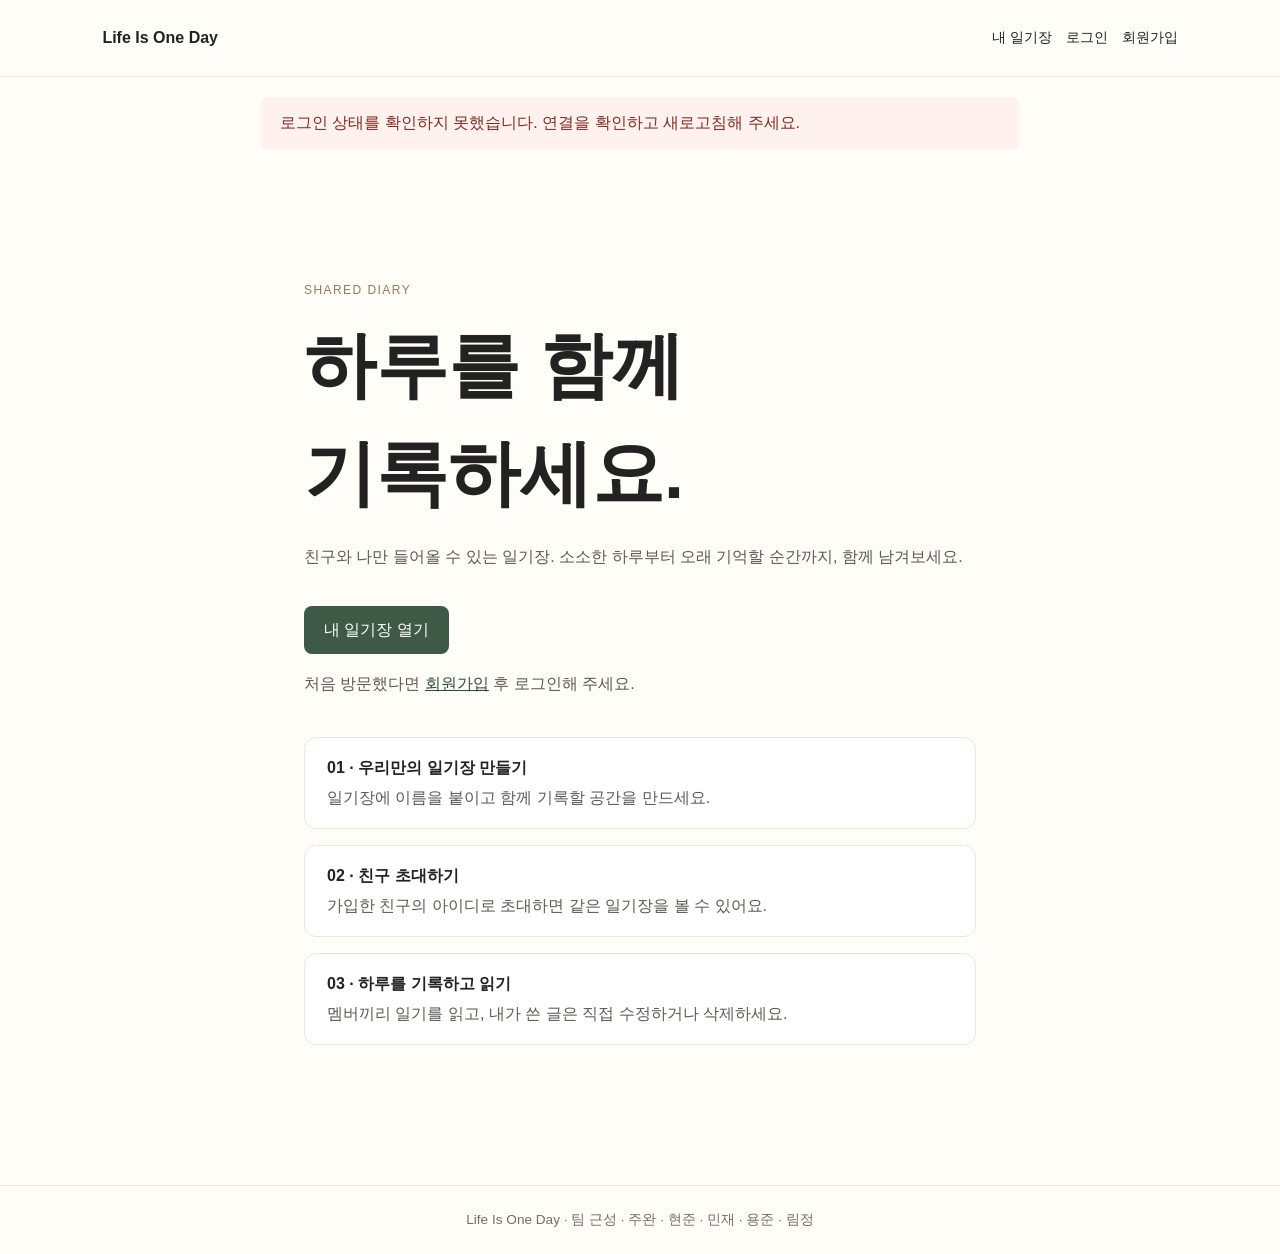
<file: frontend/index.html>
<!doctype html>
<html lang="ko">
  <head>
    <meta charset="UTF-8" />
    <meta name="viewport" content="width=device-width, initial-scale=1.0" />
    <title>Life Is One Day</title>
    <link rel="stylesheet" href="css/style.css" />
  </head>
  <body>
    <header class="site-header">
      <a class="logo" href="index.html">Life Is One Day</a>
      <nav aria-label="주요 메뉴">
        <a href="group/group-list.html">내 일기장</a>
        <a href="auth/login.html">로그인</a>
        <a href="auth/signup.html">회원가입</a>
        <button id="logout-button" type="button">로그아웃</button>
      </nav>
    </header>

    <main>
      <p id="logout-message" role="alert" aria-live="assertive" hidden></p>
      <section class="hero">
        <p class="eyebrow">SHARED DIARY</p>
        <h1>하루를 함께 기록하세요.</h1>
        <p>친구와 나만 들어올 수 있는 일기장. 소소한 하루부터 오래 기억할 순간까지, 함께 남겨보세요.</p>
        <a class="button" href="group/group-list.html">내 일기장 열기</a>
        <p>처음 방문했다면 <a href="auth/signup.html">회원가입</a> 후 로그인해 주세요.</p>
        <ol class="home-steps" aria-label="공유 일기장 사용 순서">
          <li><strong>01 · 우리만의 일기장 만들기</strong><p>일기장에 이름을 붙이고 함께 기록할 공간을 만드세요.</p></li>
          <li><strong>02 · 친구 초대하기</strong><p>가입한 친구의 아이디로 초대하면 같은 일기장을 볼 수 있어요.</p></li>
          <li><strong>03 · 하루를 기록하고 읽기</strong><p>멤버끼리 일기를 읽고, 내가 쓴 글은 직접 수정하거나 삭제하세요.</p></li>
        </ol>
      </section>
    </main>
    <footer class="site-footer">Life Is One Day · 팀 근성 · 주완 · 현준 · 민재 · 용준 · 림정</footer>

    <script src="js/api.js"></script>
    <script src="js/app.js"></script>
    <script src="auth/logout.js"></script>
  </body>
</html>
</file>
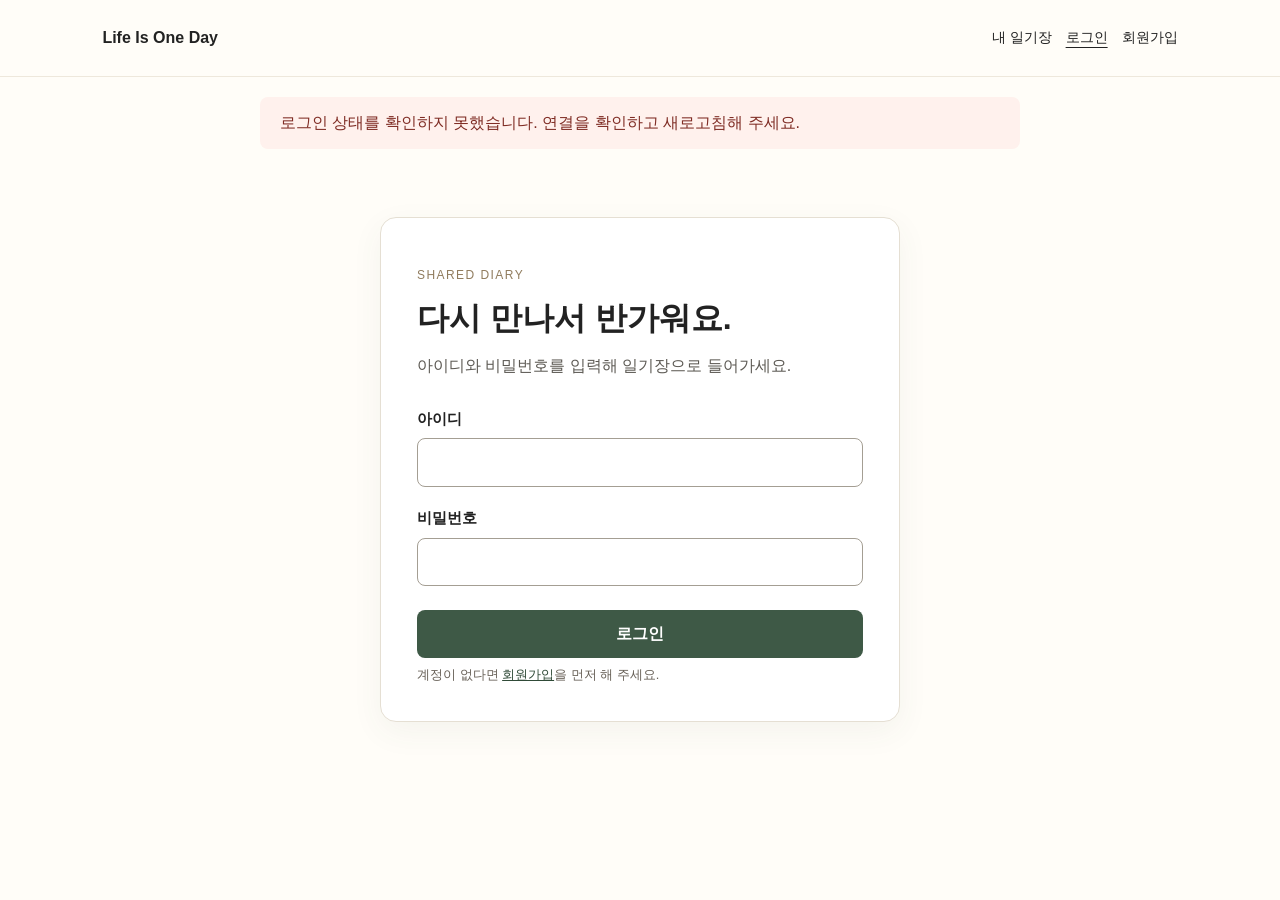
<file: frontend/auth/login.html>
<!doctype html>
<html lang="ko">
  <head>
    <meta charset="UTF-8" />
    <meta name="viewport" content="width=device-width, initial-scale=1.0" />
    <title>로그인 | Life Is One Day</title>
    <link rel="stylesheet" href="../css/style.css" />
    <link rel="stylesheet" href="auth.css" />
    <script src="../js/api.js" defer></script>
    <script src="../js/app.js" defer></script>
    <script src="../auth/logout.js" defer></script>
    <script src="login.js" defer></script>
  </head>
  <body class="auth-page">
    <header class="site-header">
      <a class="logo" href="../index.html">Life Is One Day</a>
      <nav aria-label="주요 메뉴">
        <a href="signup.html">회원가입</a>
      </nav>
    </header>

    <main class="auth-main">
      <section class="auth-card" aria-labelledby="login-title">
        <p class="eyebrow">SHARED DIARY</p>
        <h1 id="login-title">다시 만나서 반가워요.</h1>
        <p class="auth-description">아이디와 비밀번호를 입력해 일기장으로 들어가세요.</p>

        <noscript>
          <p class="auth-message">로그인하려면 브라우저에서 JavaScript를 켜 주세요.</p>
        </noscript>

        <form id="login-form" method="post" aria-describedby="login-message">
          <div class="auth-field">
            <label for="username">아이디</label>
            <input id="username" name="username" type="text" autocomplete="username"
                   maxlength="50" required />
          </div>
          <div class="auth-field">
            <label for="password">비밀번호</label>
            <input id="password" name="password" type="password" autocomplete="current-password"
                   maxlength="128" required />
          </div>
          <button id="login-submit" class="button auth-submit" type="submit" disabled>로그인</button>
        </form>

        <p id="login-message" class="auth-message" role="status" aria-live="polite" aria-atomic="true"></p>
        <p class="field-help">계정이 없다면 <a href="signup.html">회원가입</a>을 먼저 해 주세요.</p>
      </section>
    </main>
  </body>
</html>
</file>
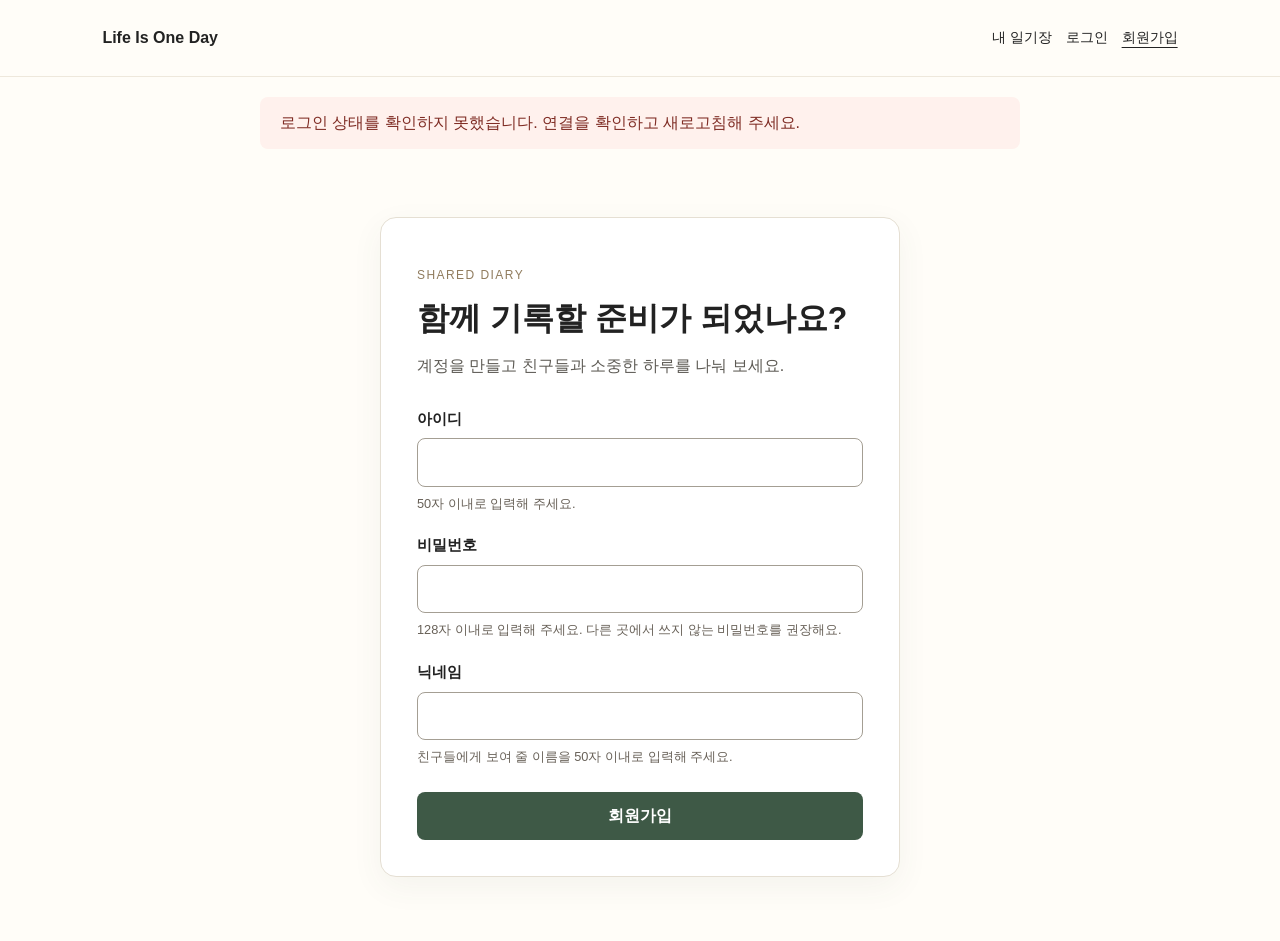
<file: frontend/auth/signup.html>
<!doctype html>
<html lang="ko">
  <head>
    <meta charset="UTF-8" />
    <meta name="viewport" content="width=device-width, initial-scale=1.0" />
    <title>회원가입 | Life Is One Day</title>
    <link rel="stylesheet" href="../css/style.css" />
    <link rel="stylesheet" href="auth.css" />
    <script src="../js/api.js" defer></script>
    <script src="../js/app.js" defer></script>
    <script src="../auth/logout.js" defer></script>
    <script src="auth.js" defer></script>
  </head>
  <body class="auth-page">
    <header class="site-header">
      <a class="logo" href="../index.html">Life Is One Day</a>
      <nav aria-label="주요 메뉴">
        <a href="../index.html">홈으로</a>
      </nav>
    </header>

    <main class="auth-main">
      <section class="auth-card" aria-labelledby="signup-title">
        <p class="eyebrow">SHARED DIARY</p>
        <h1 id="signup-title">함께 기록할 준비가 되었나요?</h1>
        <p class="auth-description">계정을 만들고 친구들과 소중한 하루를 나눠 보세요.</p>

        <noscript>
          <p class="auth-message">회원가입을 하려면 브라우저에서 JavaScript를 켜 주세요.</p>
        </noscript>

        <form id="signup-form" method="post" aria-describedby="signup-message">
          <div class="auth-field">
            <label for="username">아이디</label>
            <input id="username" name="username" type="text" autocomplete="username"
                   maxlength="50" required aria-describedby="username-help" />
            <p id="username-help" class="field-help">50자 이내로 입력해 주세요.</p>
          </div>
          <div class="auth-field">
            <label for="password">비밀번호</label>
            <input id="password" name="password" type="password" autocomplete="new-password"
                   maxlength="128" required aria-describedby="password-help" />
            <p id="password-help" class="field-help">128자 이내로 입력해 주세요. 다른 곳에서 쓰지 않는 비밀번호를 권장해요.</p>
          </div>
          <div class="auth-field">
            <label for="nickname">닉네임</label>
            <input id="nickname" name="nickname" type="text" autocomplete="nickname"
                   maxlength="50" required aria-describedby="nickname-help" />
            <p id="nickname-help" class="field-help">친구들에게 보여 줄 이름을 50자 이내로 입력해 주세요.</p>
          </div>
          <button id="signup-submit" class="button auth-submit" type="submit" disabled>회원가입</button>
        </form>

        <p id="signup-message" class="auth-message" role="status" aria-live="polite" aria-atomic="true"></p>
        <div id="signup-success" class="auth-success" hidden>
          <p>이제 로그인해서 친구들과 일기를 나눠 보세요.</p>
          <a id="login-link" class="button" href="login.html">로그인 페이지로 이동</a>
        </div>
      </section>
    </main>
  </body>
</html>
</file>
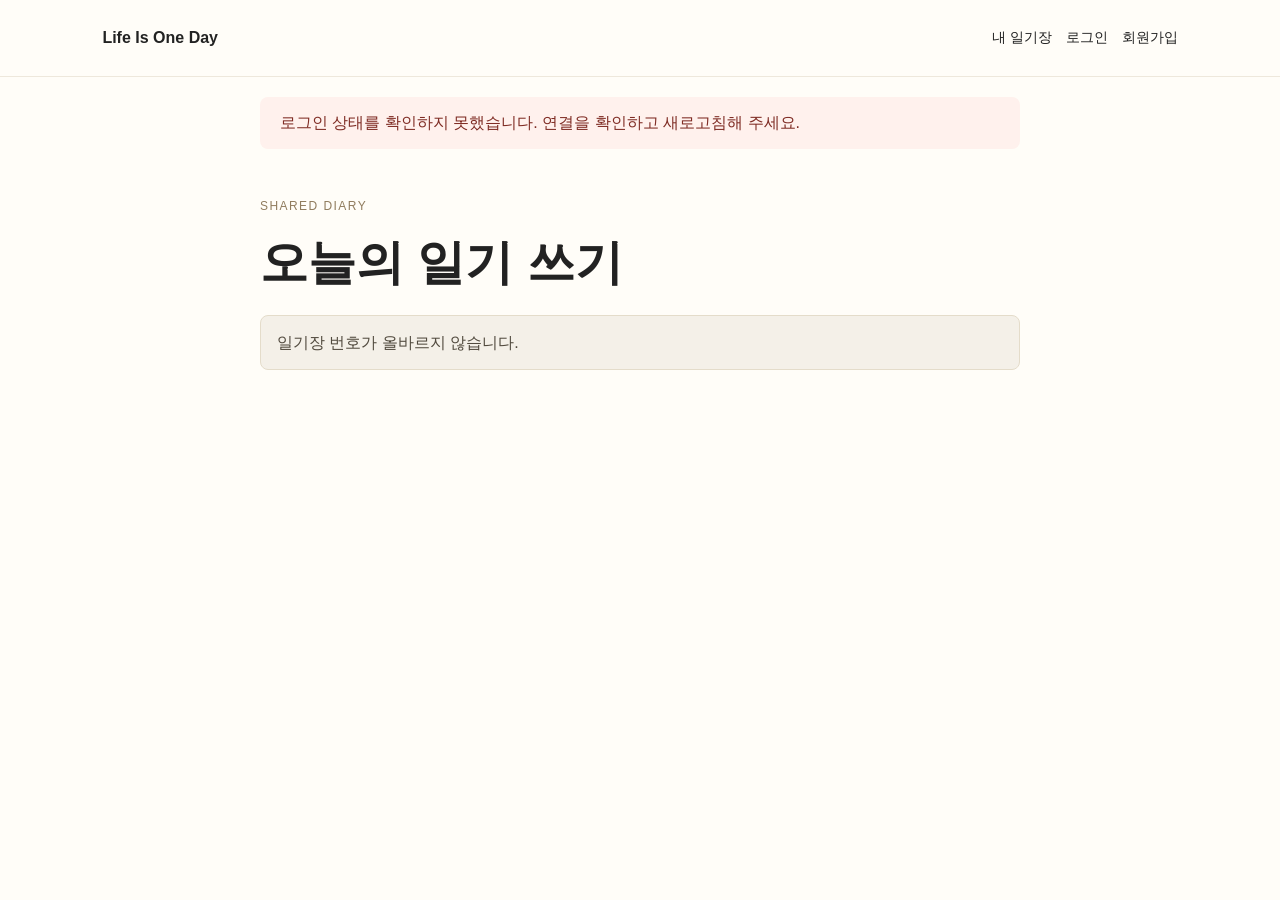
<file: frontend/diary/diary-create.html>
<!doctype html>
<html lang="ko">
<head>
<meta charset="UTF-8">
<meta name="viewport" content="width=device-width, initial-scale=1">
<title>일기 쓰기 | Life Is One Day</title>
<link rel="stylesheet" href="../css/style.css">
<link rel="stylesheet" href="diary.css">
<link rel="stylesheet" href="../photo/photo.css">
<script src="../js/api.js" defer>
</script>
<script src="../js/app.js" defer>
</script>
<script src="../auth/logout.js" defer>
</script>
<script src="../photo/photo.js" defer>
</script>
<script src="diary.js" defer>
</script>
</head>
<body>
<header class="site-header">
<a class="logo" href="../index.html">Life Is One Day</a>
</header>
<main class="diary-page">
<p class="eyebrow">SHARED DIARY</p>
<h1>오늘의 일기 쓰기</h1>
<p id="diary-error" class="diary-message" role="alert" hidden>
</p>
<form id="diary-create-form" class="diary-form">
<label for="diary-title">제목</label>
<input id="diary-title" name="title" maxlength="200" required>
<label for="diary-content">내용</label>
<textarea id="diary-content" name="content" maxlength="10000" rows="12" required>
</textarea>
<section class="diary-photo-editor" aria-labelledby="diary-photo-heading">
<h2 id="diary-photo-heading">사진 첨부</h2>
<p>JPG 또는 PNG, 최대 5 MiB, 일기당 1장까지 첨부할 수 있습니다. 사진은 일기 저장 후 업로드됩니다.</p>
<div id="diary-photo-editor-root"></div>
</section>
<p id="diary-photo-save-status" class="diary-message" role="status" aria-live="polite" hidden></p>
<div id="diary-photo-retry-area" class="diary-photo-retry-area" hidden>
<p>일기는 저장됐지만 사진 저장에 실패했습니다. 입력과 사진 선택은 유지됩니다. 이 화면을 닫으면 수정 화면에서 사진을 추가할 수 있습니다.</p>
<button class="button" id="diary-photo-retry" type="button">사진 다시 저장</button>
</div>
<div class="diary-actions">
<button class="button" id="diary-submit" type="submit">저장</button>
<a class="button diary-secondary" id="diary-cancel" href="diary-list.html">취소</a>
</div>
</form>
</main>
</body>
</html>
</file>
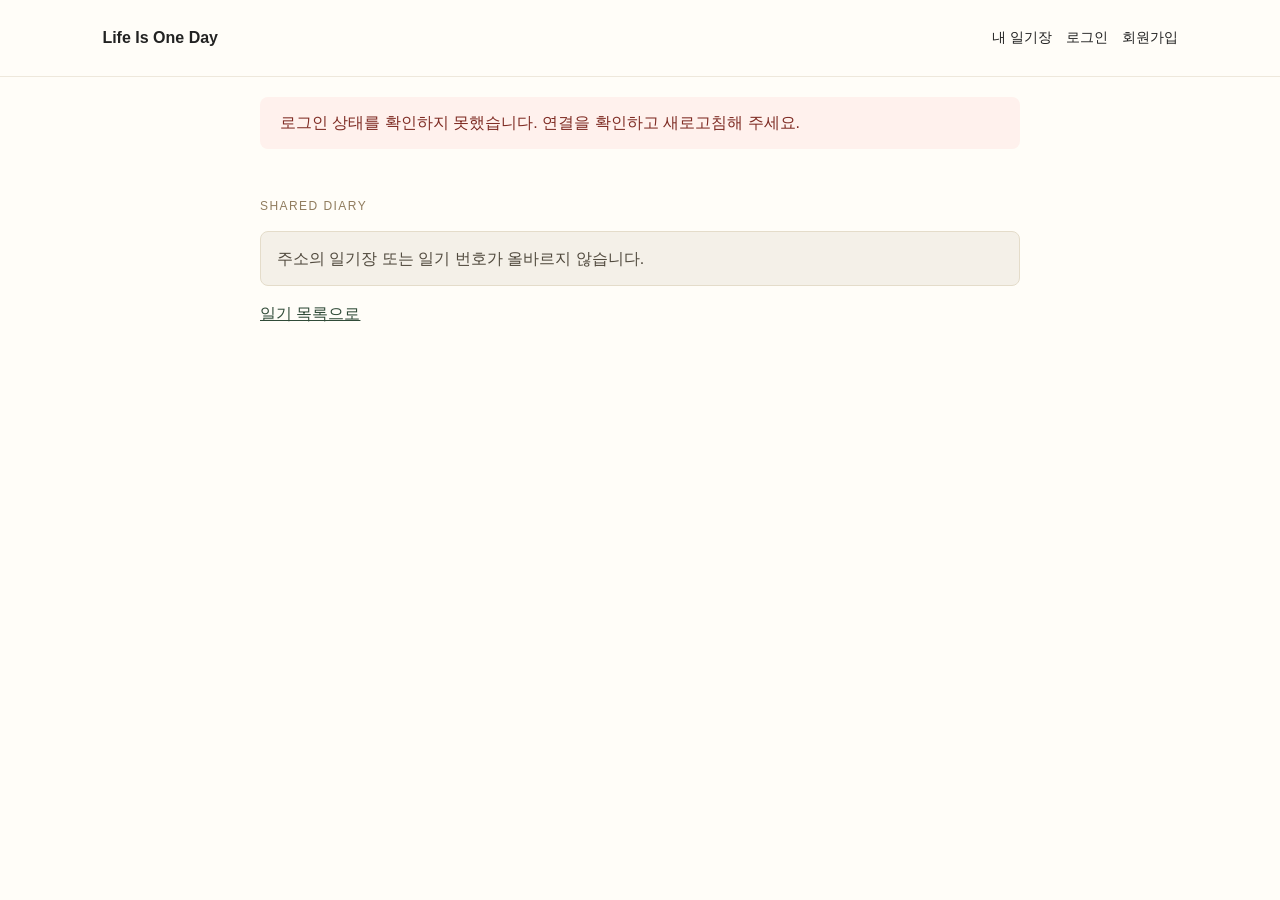
<file: frontend/diary/diary-detail.html>
<!doctype html>
<html lang="ko">
<head>
<meta charset="UTF-8">
<meta name="viewport" content="width=device-width, initial-scale=1">
<title>일기 상세 | Life Is One Day</title>
<link rel="stylesheet" href="../css/style.css">
<link rel="stylesheet" href="diary.css">
<link rel="stylesheet" href="../like/like.css">
<link rel="stylesheet" href="../comment/comment.css">
<link rel="stylesheet" href="../photo/photo.css">
<script src="../js/api.js" defer>
</script>
<script src="../js/app.js" defer>
</script>
<script src="../auth/logout.js" defer>
</script>
<script src="../like/like.js" defer>
</script>
<script src="../comment/comment.js" defer>
</script>
<script src="../photo/photo.js" defer>
</script>
<script src="diary.js" defer>
</script>
</head>
<body>
<header class="site-header">
<a class="logo" href="../index.html">Life Is One Day</a>
</header>
<main class="diary-page">
<p class="eyebrow">SHARED DIARY</p>
<p id="diary-loading" class="diary-message" role="status">일기를 불러오는 중입니다.</p>
<p id="diary-error" class="diary-message" role="alert" hidden>
</p>
<article id="diary-detail" class="diary-card" hidden>
<h1 id="diary-detail-title">
</h1>
<dl class="diary-meta">
<div>
<dt>작성자</dt>
<dd id="diary-author">
</dd>
</div>
<div>
<dt>작성</dt>
<dd id="diary-created">
</dd>
</div>
<div>
<dt>수정</dt>
<dd id="diary-updated">
</dd>
</div>
</dl>
<p id="diary-detail-content" class="diary-content">
</p>
<section class="diary-social-section" aria-label="일기 사진">
<div id="diary-photo-root"></div>
</section>
<section class="diary-social-section" aria-label="좋아요">
<div id="diary-like-root"></div>
</section>
<section class="diary-social-section" aria-label="댓글">
<div id="diary-comment-root"></div>
</section>
<div id="diary-owner-actions" class="diary-actions" hidden>
<a id="diary-edit-link" class="button" href="diary-edit.html">수정</a>
<button id="diary-delete" class="button diary-danger" type="button">삭제</button>
</div>
</article>
<p>
<a id="diary-list-link" href="diary-list.html">일기 목록으로</a>
</p>
</main>
</body>
</html>
</file>
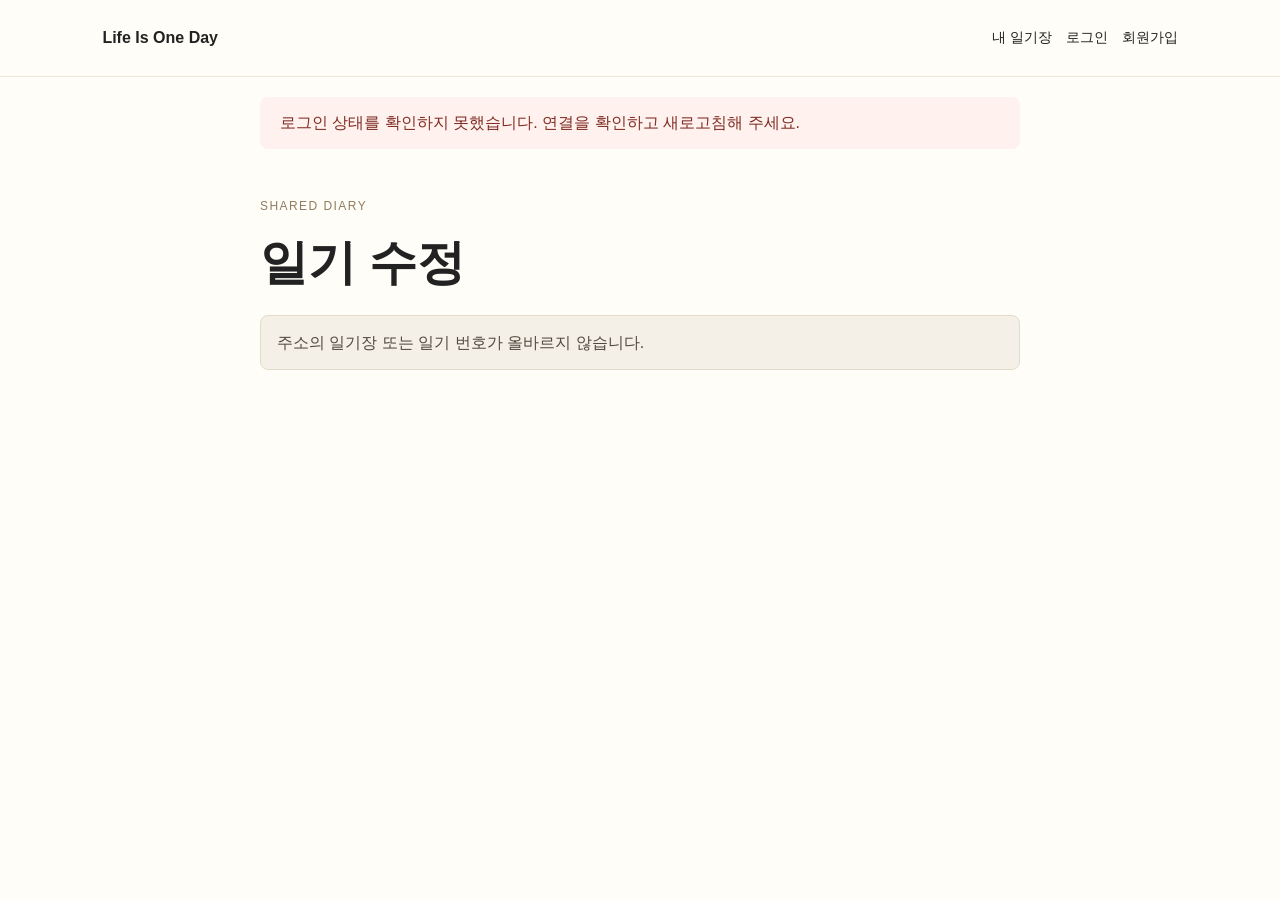
<file: frontend/diary/diary-edit.html>
<!doctype html>
<html lang="ko">
<head>
<meta charset="UTF-8">
<meta name="viewport" content="width=device-width, initial-scale=1">
<title>일기 수정 | Life Is One Day</title>
<link rel="stylesheet" href="../css/style.css">
<link rel="stylesheet" href="diary.css">
<link rel="stylesheet" href="../photo/photo.css">
<script src="../js/api.js" defer>
</script>
<script src="../js/app.js" defer>
</script>
<script src="../auth/logout.js" defer>
</script>
<script src="../photo/photo.js" defer>
</script>
<script src="diary.js" defer>
</script>
</head>
<body>
<header class="site-header">
<a class="logo" href="../index.html">Life Is One Day</a>
</header>
<main class="diary-page">
<p class="eyebrow">SHARED DIARY</p>
<h1>일기 수정</h1>
<p id="diary-loading" class="diary-message" role="status">기존 일기를 불러오는 중입니다.</p>
<p id="diary-error" class="diary-message" role="alert" hidden>
</p>
<p id="diary-no-permission" class="diary-message" role="status" hidden>작성자만 일기를 수정할 수 있습니다.</p>
<form id="diary-edit-form" class="diary-form" hidden>
<label for="diary-title">제목</label>
<input id="diary-title" name="title" maxlength="200" required>
<label for="diary-content">내용</label>
<textarea id="diary-content" name="content" maxlength="10000" rows="12" required>
</textarea>
<section class="diary-photo-editor" aria-labelledby="diary-photo-heading">
<h2 id="diary-photo-heading">사진 첨부</h2>
<p>JPG 또는 PNG, 최대 5 MiB, 일기당 1장까지 첨부할 수 있습니다. 기존 사진은 교체하거나 삭제를 선택할 수 있습니다.</p>
<div id="diary-photo-editor-root"></div>
</section>
<p id="diary-photo-save-status" class="diary-message" role="status" aria-live="polite" hidden></p>
<div id="diary-photo-retry-area" class="diary-photo-retry-area" hidden>
<p>일기는 수정됐지만 사진 저장에 실패했습니다. 사진 선택을 유지했습니다. 사진만 다시 저장할 수 있습니다.</p>
<button class="button" id="diary-photo-retry" type="button">사진 다시 저장</button>
</div>
<div class="diary-actions">
<button class="button" id="diary-submit" type="submit">수정 저장</button>
<a class="button diary-secondary" id="diary-cancel" href="diary-detail.html">취소</a>
</div>
</form>
</main>
</body>
</html>
</file>
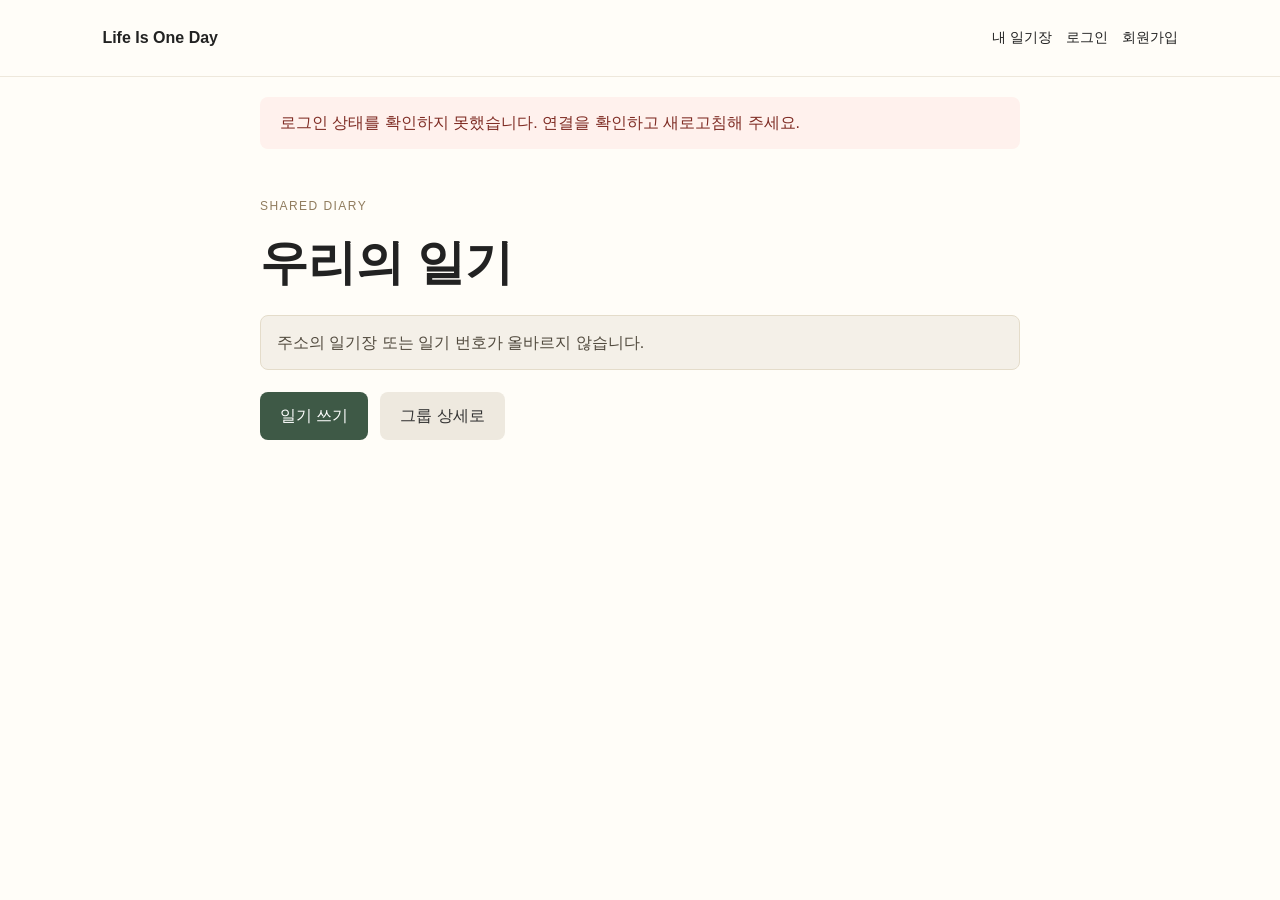
<file: frontend/diary/diary-list.html>
<!doctype html>
<html lang="ko">
<head>
<meta charset="UTF-8">
<meta name="viewport" content="width=device-width, initial-scale=1">
<title>일기 목록 | Life Is One Day</title>
<link rel="stylesheet" href="../css/style.css">
<link rel="stylesheet" href="diary.css">
<script src="../js/api.js" defer>
</script>
    <script src="../js/app.js" defer>
</script>
    <script src="../auth/logout.js" defer>
</script>
<script src="diary.js" defer>
</script>
</head>
<body>
<header class="site-header">
<a class="logo" href="../index.html">Life Is One Day</a>
</header>
<main class="diary-page">
<p class="eyebrow">SHARED DIARY</p>
<h1>우리의 일기</h1>
<p id="diary-loading" class="diary-message" role="status">일기 목록을 불러오는 중입니다.</p>
<p id="diary-error" class="diary-message" role="alert" hidden>
</p>
<p id="diary-empty" class="diary-message" hidden>아직 작성된 일기가 없습니다.</p>
<ul id="diary-list" class="diary-list" hidden>
</ul>
<div class="diary-actions">
<a id="diary-create-link" class="button" href="diary-create.html">일기 쓰기</a>
<a id="diary-group-link" class="button diary-secondary" href="../group/group-list.html">그룹 상세로</a>
</div>
</main>
</body>
</html>
</file>
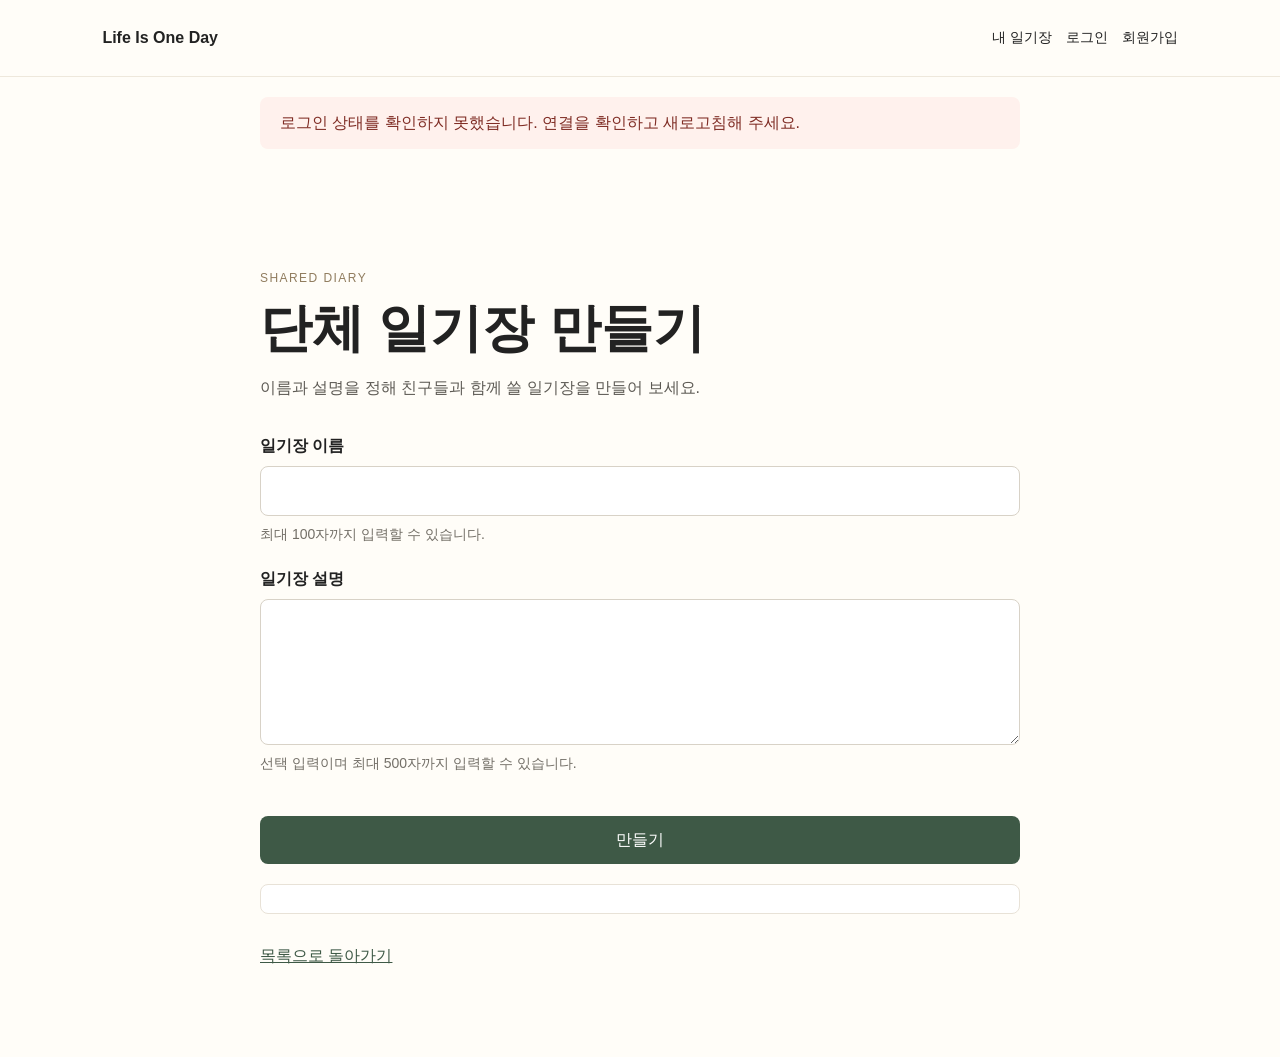
<file: frontend/group/group-create.html>
<!doctype html>
<html lang="ko">
  <head>
    <meta charset="UTF-8" />
    <meta name="viewport" content="width=device-width, initial-scale=1.0" />
    <title>단체 일기장 만들기 | Life Is One Day</title>
    <link rel="stylesheet" href="../css/style.css" />
    <link rel="stylesheet" href="group.css" />
    <script src="../js/api.js" defer></script>
    <script src="../js/app.js" defer></script>
    <script src="../auth/logout.js" defer></script>
    <script src="group.js" defer></script>
  </head>
  <body>
    <header class="site-header">
      <a class="logo" href="../index.html">Life Is One Day</a>
    </header>

    <main>
      <section class="group-page" aria-labelledby="group-create-title">
        <p class="eyebrow">SHARED DIARY</p>
        <h1 id="group-create-title">단체 일기장 만들기</h1>
        <p class="group-description">이름과 설명을 정해 친구들과 함께 쓸 일기장을 만들어 보세요.</p>

        <noscript>
          <p class="group-message" role="alert">일기장을 만들려면 브라우저에서 JavaScript를 켜 주세요.</p>
        </noscript>

        <form id="group-create-form" class="group-form" aria-describedby="group-create-status">
          <div class="group-field">
            <label for="diary-name">일기장 이름</label>
            <input id="diary-name" name="name" type="text" maxlength="100" required />
            <p class="group-field-help">최대 100자까지 입력할 수 있습니다.</p>
          </div>
          <div class="group-field">
            <label for="diary-description">일기장 설명</label>
            <textarea id="diary-description" name="description" rows="5" maxlength="500"></textarea>
            <p class="group-field-help">선택 입력이며 최대 500자까지 입력할 수 있습니다.</p>
          </div>
          <button id="group-create-submit" class="button group-button" type="submit">만들기</button>
        </form>

        <p id="group-create-status" class="group-message" role="status" aria-live="polite" aria-atomic="true"></p>
        <p class="group-back-link"><a href="group-list.html">목록으로 돌아가기</a></p>
      </section>
    </main>
  </body>
</html>
</file>
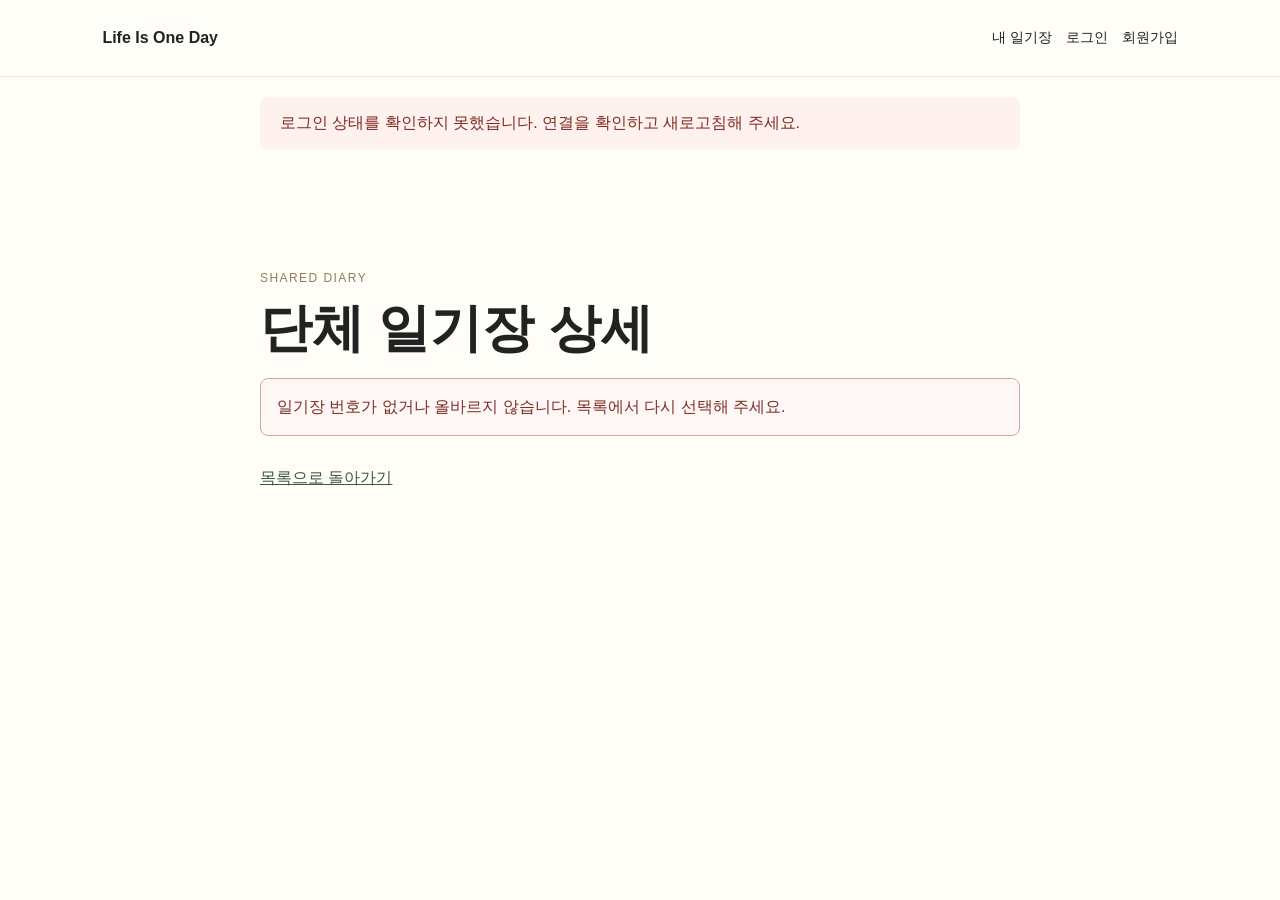
<file: frontend/group/group-detail.html>
<!doctype html>
<html lang="ko">
  <head>
    <meta charset="UTF-8" />
    <meta name="viewport" content="width=device-width, initial-scale=1.0" />
    <title>단체 일기장 상세 | Life Is One Day</title>
    <link rel="stylesheet" href="../css/style.css" />
    <link rel="stylesheet" href="group.css" />
    <script src="../js/api.js" defer></script>
    <script src="../js/app.js" defer></script>
    <script src="../auth/logout.js" defer></script>
    <script src="group.js" defer></script>
  </head>
  <body>
    <header class="site-header">
      <a class="logo" href="../index.html">Life Is One Day</a>
    </header>

    <main>
      <section class="group-page" aria-labelledby="group-detail-title">
        <p class="eyebrow">SHARED DIARY</p>
        <h1 id="group-detail-title">단체 일기장 상세</h1>
        <p id="group-detail-loading" class="group-message" role="status" aria-live="polite">
          일기장 정보를 불러오는 중입니다.
        </p>
        <p id="group-detail-error" class="group-message" role="alert" hidden></p>

        <article id="group-detail-content" class="group-detail-card" aria-labelledby="group-detail-name" hidden>
          <h2 id="group-detail-name"></h2>
          <p id="group-detail-description" class="group-detail-description"></p>
          <dl class="group-metadata">
            <div>
              <dt>방장</dt>
              <dd id="group-detail-owner"></dd>
            </div>
            <div>
              <dt>만든 날짜</dt>
              <dd id="group-detail-created-at"></dd>
            </div>
          </dl>

          <section class="group-diaries" aria-labelledby="group-diaries-title">
            <h3 id="group-diaries-title">우리의 일기</h3>
            <p>이 일기장에 작성된 일기를 읽거나 새 일기를 남길 수 있습니다.</p>
            <a id="group-diaries-link" class="button group-button" href="../diary/diary-list.html" data-route="../diary/diary-list.html">일기 목록</a>
            <a id="group-diary-create-link" class="button group-button" href="../diary/diary-create.html" data-route="../diary/diary-create.html">일기 쓰기</a>
          </section>

          <section class="group-members" aria-labelledby="group-members-title">
            <h3 id="group-members-title">멤버 관리 및 친구 초대</h3>
            <p>참여 중인 친구를 확인하거나 새 친구를 초대할 수 있습니다.</p>
            <a id="group-members-link" class="button group-button"
               href="../member/member-manage.html" data-route="../member/member-manage.html">멤버 관리 및 친구 초대</a>
          </section>

          <section id="group-delete-actions" class="danger-zone" hidden>
            <h3>일기장 삭제</h3>
            <p>방장만 삭제할 수 있습니다. 삭제하면 모든 멤버의 일기와 참여 정보가 함께 사라지며 복구할 수 없습니다.</p>
            <button id="group-delete-button" class="button group-button button-danger" type="button">일기장 삭제</button>
            <p id="group-delete-message" class="group-message" role="alert" hidden></p>
          </section>
        </article>

        <p class="group-back-link"><a href="group-list.html">목록으로 돌아가기</a></p>
      </section>
    </main>
  </body>
</html>
</file>
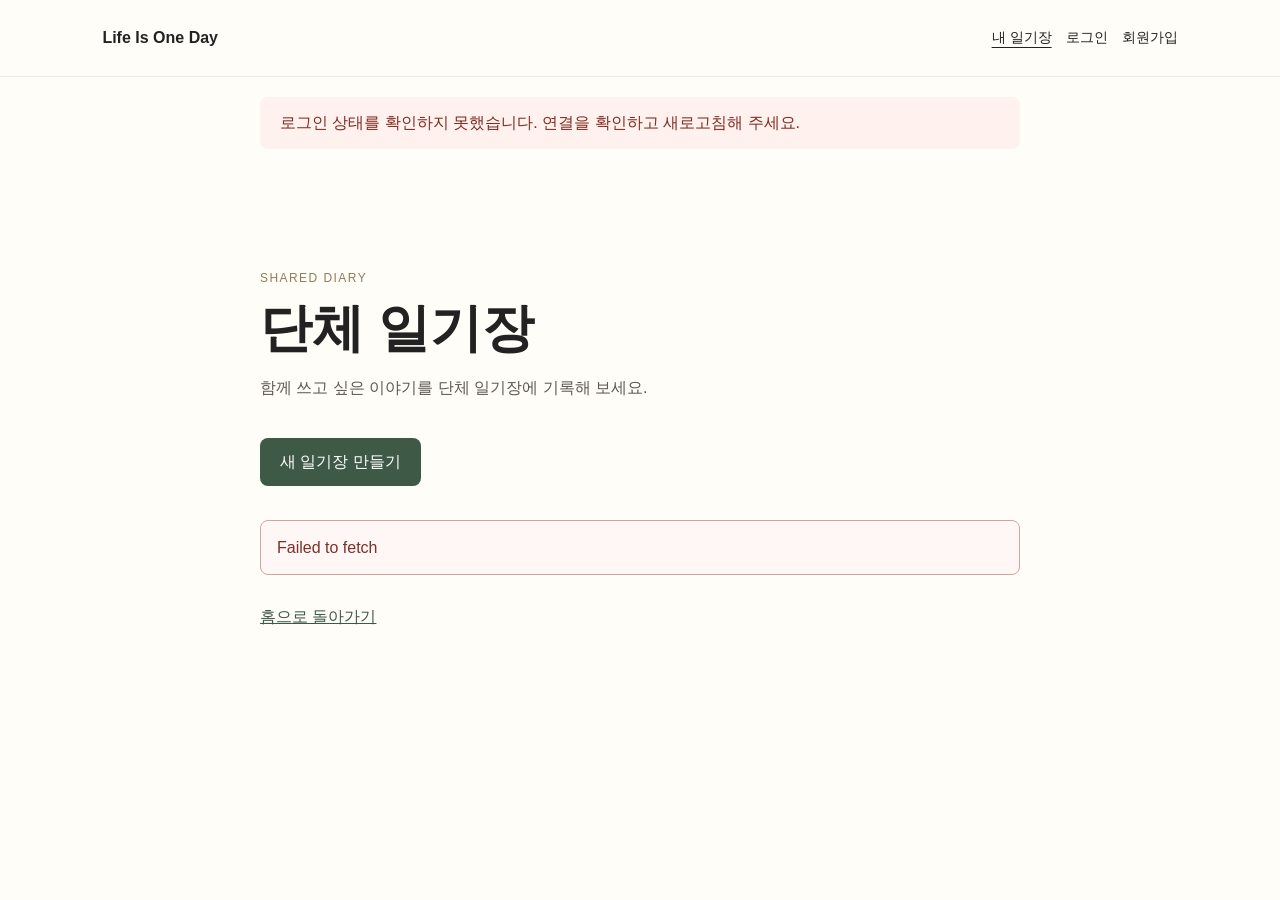
<file: frontend/group/group-list.html>
<!doctype html>
<html lang="ko">
  <head>
    <meta charset="UTF-8" />
    <meta name="viewport" content="width=device-width, initial-scale=1.0" />
    <title>단체 일기장 | Life Is One Day</title>
    <link rel="stylesheet" href="../css/style.css" />
    <link rel="stylesheet" href="group.css" />
    <script src="../js/api.js" defer></script>
    <script src="../js/app.js" defer></script>
    <script src="../auth/logout.js" defer></script>
    <script src="group.js" defer></script>
  </head>
  <body>
    <header class="site-header">
      <a class="logo" href="../index.html">Life Is One Day</a>
    </header>

    <main>
      <section class="group-page" aria-labelledby="group-list-title">
        <p class="eyebrow">SHARED DIARY</p>
        <h1 id="group-list-title">단체 일기장</h1>
        <p>함께 쓰고 싶은 이야기를 단체 일기장에 기록해 보세요.</p>
        <a class="button group-button" href="group-create.html">새 일기장 만들기</a>

        <noscript>
          <p class="group-message" role="alert">단체 일기장 목록을 불러오려면 JavaScript를 켜 주세요.</p>
        </noscript>

        <section class="group-list-section" aria-label="단체 일기장 목록">
          <p id="group-list-loading" class="group-message" role="status" aria-live="polite">목록을 불러오는 중입니다.</p>
          <p id="group-list-empty" class="group-empty" hidden>
            아직 참여 중인 단체 일기장이 없습니다. <a href="group-create.html">새 일기장 만들기</a>
          </p>
          <ul id="group-list-items" class="group-list-items" hidden></ul>
          <p id="group-list-error" class="group-message" role="alert" hidden></p>
        </section>

        <p class="group-back-link"><a href="../index.html">홈으로 돌아가기</a></p>
      </section>
    </main>
  </body>
</html>
</file>
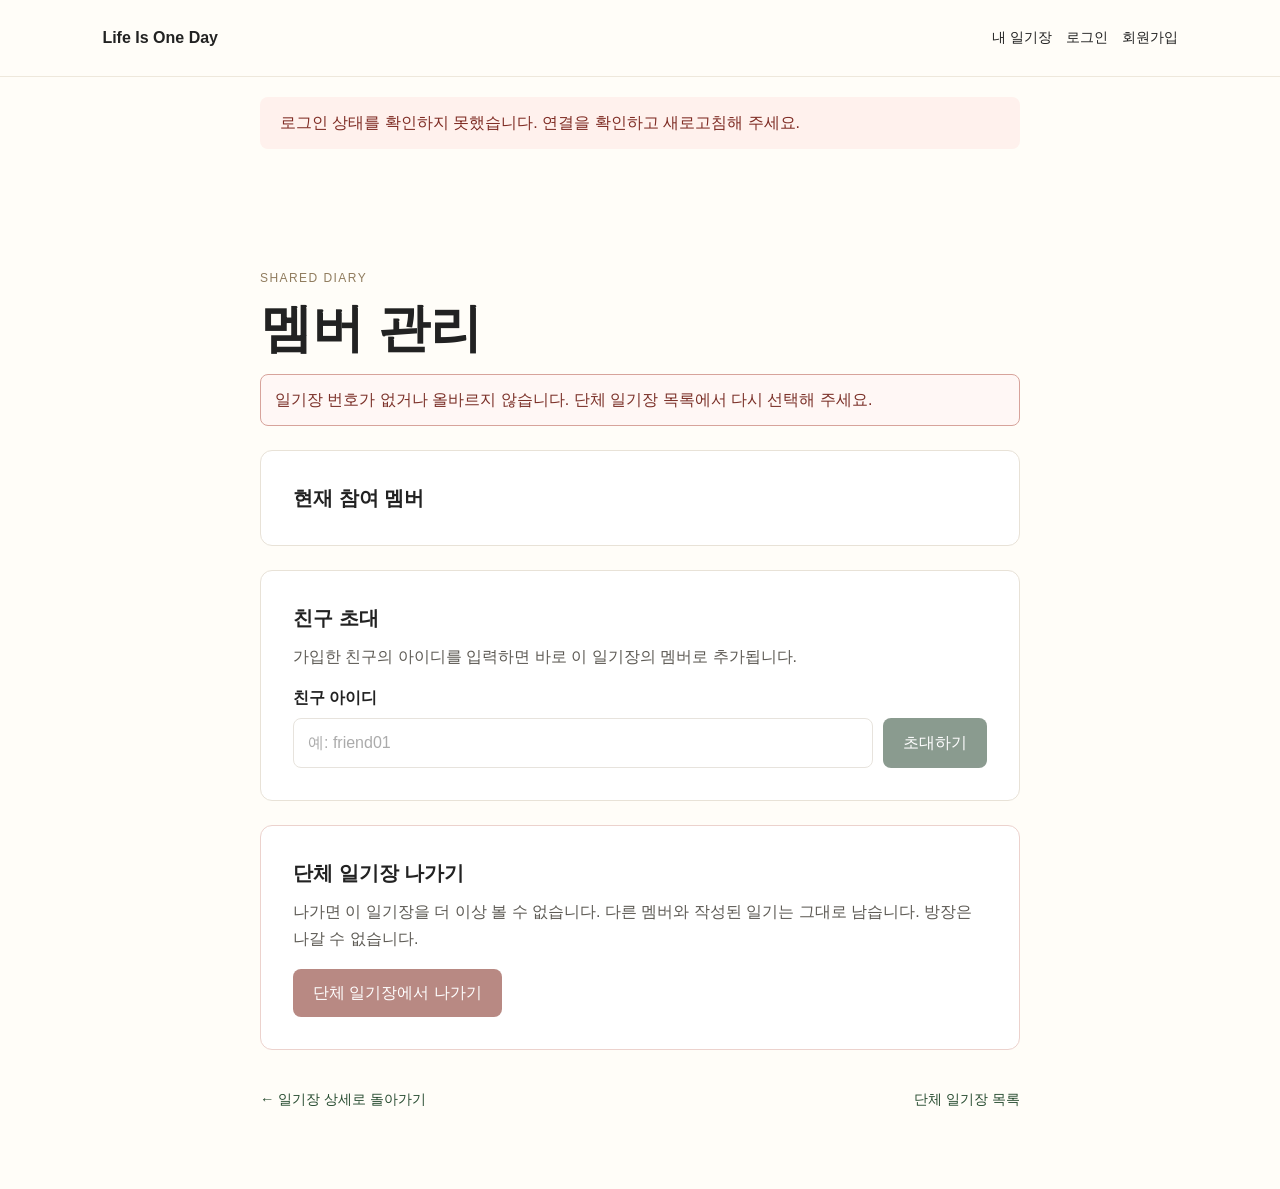
<file: frontend/member/member-invite.html>
<!doctype html>
<html lang="ko">
  <head>
    <meta charset="UTF-8" />
    <meta name="viewport" content="width=device-width, initial-scale=1.0" />
    <title>친구 초대 | Life Is One Day</title>
    <link rel="stylesheet" href="../css/style.css" />
    <script>
      // 친구 초대 기능은 member-manage.html로 통합되었습니다. 기존 링크의 groupId를 그대로 넘깁니다.
      (function () {
        var target = new URL("member-manage.html", window.location.href);
        var groupId = new URLSearchParams(window.location.search).get("groupId");
        if (groupId) target.searchParams.set("groupId", groupId);
        window.location.replace(target.href);
      })();
    </script>
  </head>
  <body>
    <main class="hero">
      <p class="eyebrow">SHARED DIARY</p>
      <p>멤버 관리 화면으로 이동하고 있습니다.</p>
      <p><a href="member-manage.html">이동하지 않으면 여기를 눌러 주세요.</a></p>
    </main>
  </body>
</html>
</file>
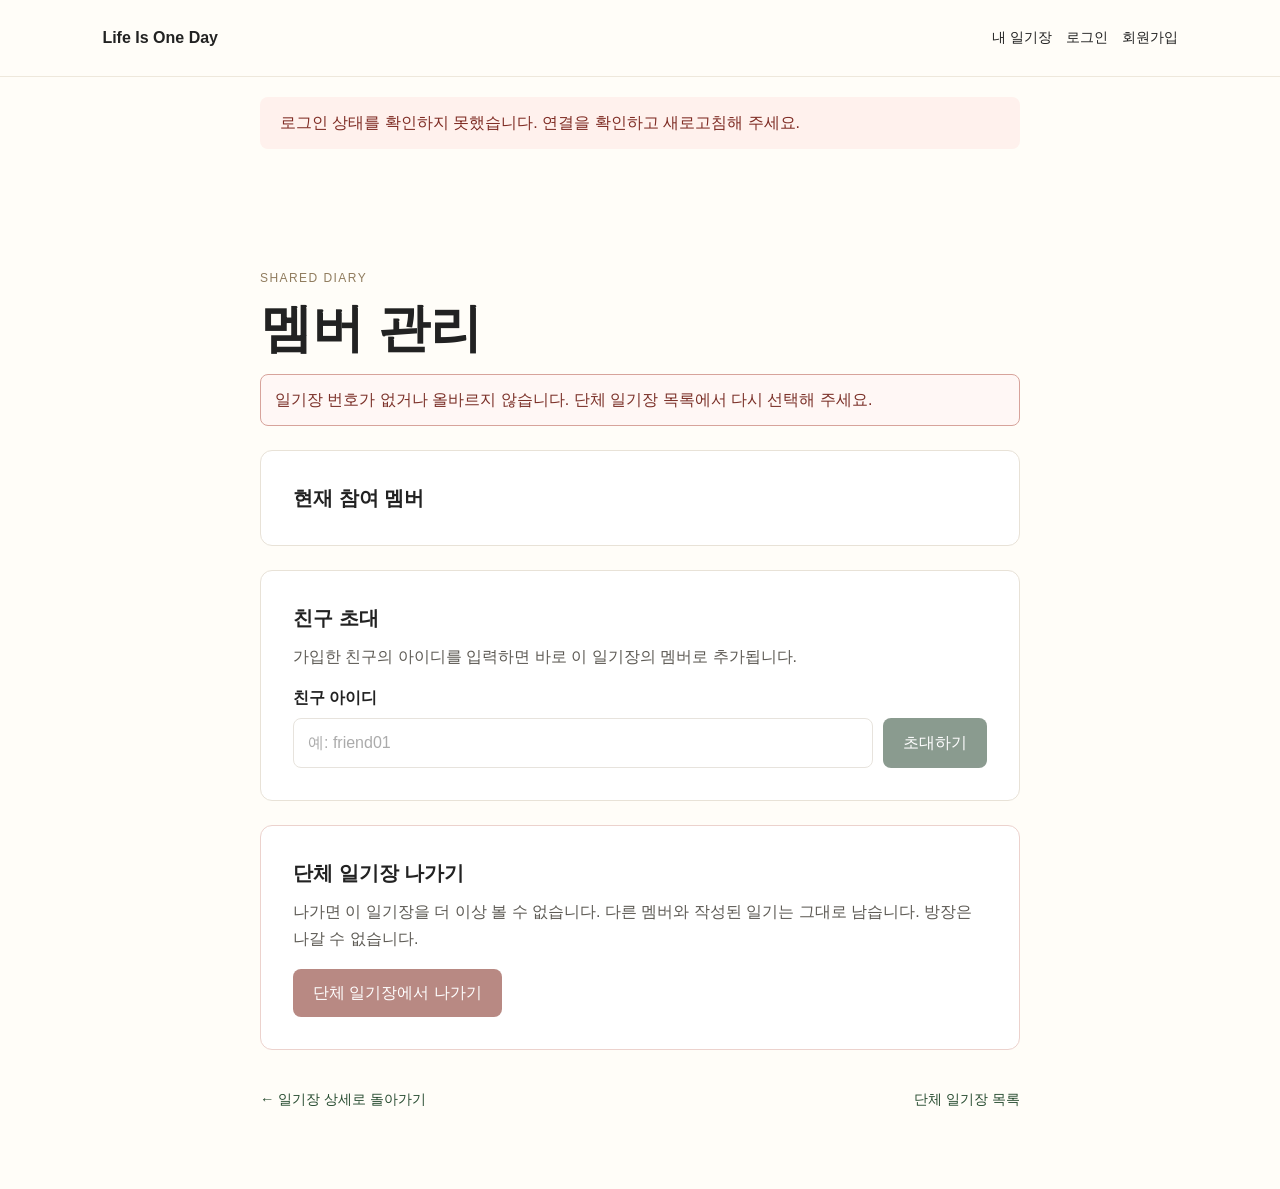
<file: frontend/member/member-list.html>
<!doctype html>
<html lang="ko">
  <head>
    <meta charset="UTF-8" />
    <meta name="viewport" content="width=device-width, initial-scale=1.0" />
    <title>멤버 관리 | Life Is One Day</title>
    <link rel="stylesheet" href="../css/style.css" />
    <script>
      // 멤버 관리 기능은 member-manage.html로 통합되었습니다. 기존 링크의 groupId를 그대로 넘깁니다.
      (function () {
        var target = new URL("member-manage.html", window.location.href);
        var groupId = new URLSearchParams(window.location.search).get("groupId");
        if (groupId) target.searchParams.set("groupId", groupId);
        window.location.replace(target.href);
      })();
    </script>
  </head>
  <body>
    <main class="hero">
      <p class="eyebrow">SHARED DIARY</p>
      <p>멤버 관리 화면으로 이동하고 있습니다.</p>
      <p><a href="member-manage.html">이동하지 않으면 여기를 눌러 주세요.</a></p>
    </main>
  </body>
</html>
</file>
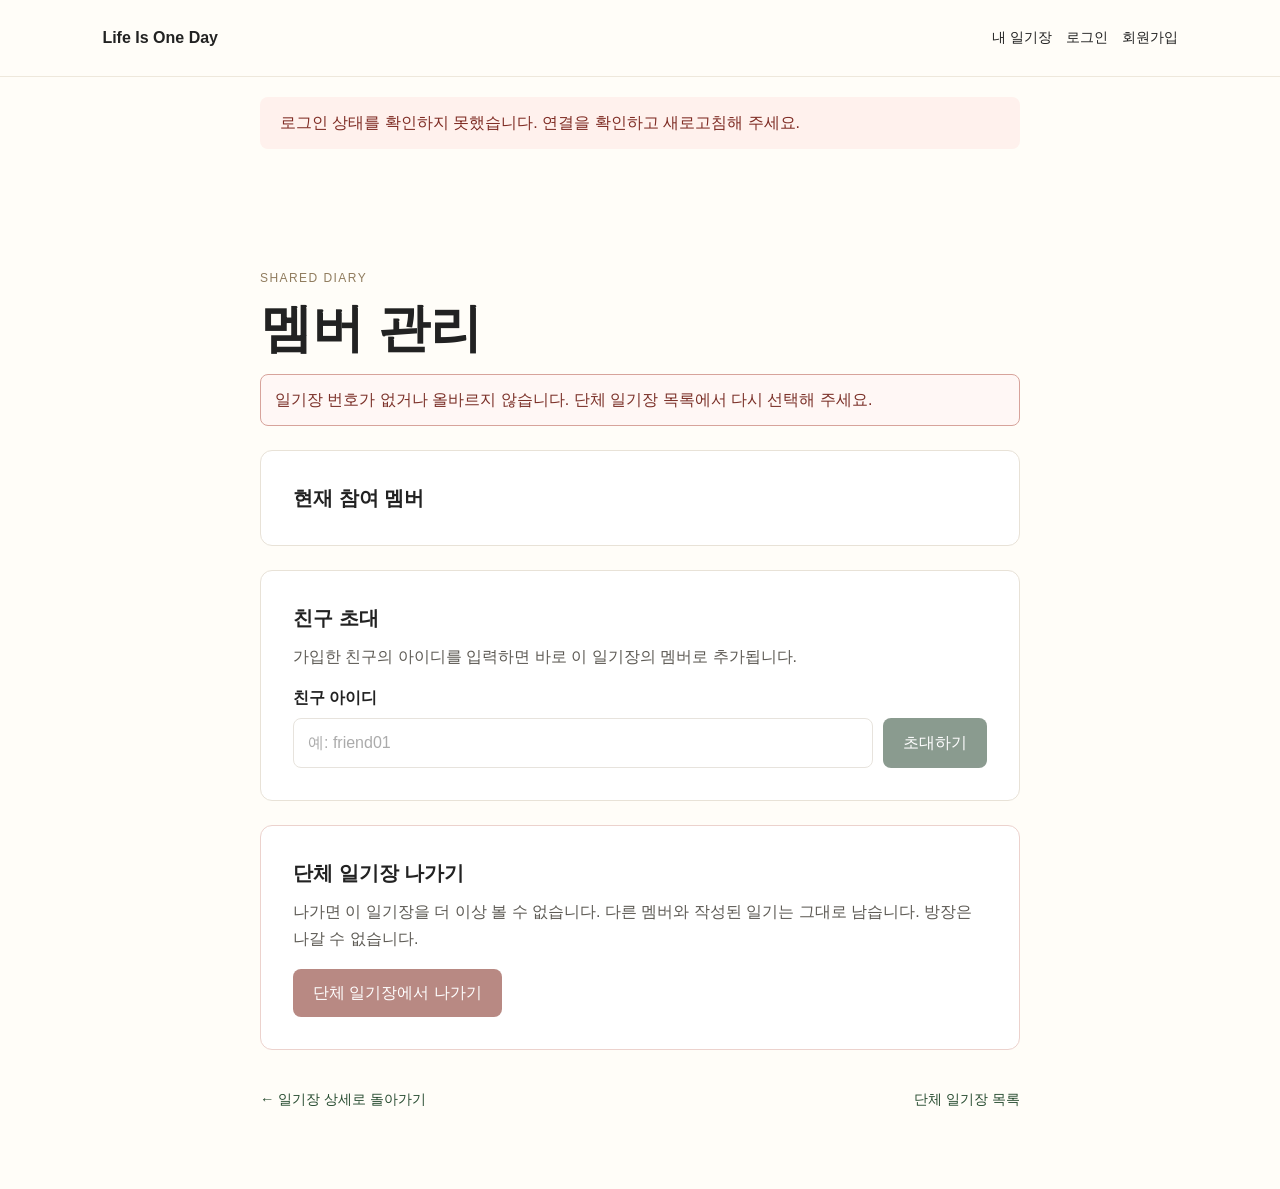
<file: frontend/member/member-manage.html>
<!doctype html>
<html lang="ko">
  <head>
    <meta charset="UTF-8" />
    <meta name="viewport" content="width=device-width, initial-scale=1.0" />
    <title>멤버 관리 | Life Is One Day</title>
    <link rel="stylesheet" href="../css/style.css" />
    <link rel="stylesheet" href="member.css" />
    <script src="../js/api.js" defer></script>
    <script src="../js/app.js" defer></script>
    <script src="../auth/logout.js" defer></script>
    <script src="member.js" defer></script>
  </head>
  <body>
    <header class="site-header">
      <a class="logo" href="../index.html">Life Is One Day</a>
      <nav aria-label="주요 메뉴">
        <a href="../group/group-list.html">일기장 목록</a>
      </nav>
    </header>

    <main>
      <section class="member-manage" aria-labelledby="member-manage-title">
        <p class="eyebrow">SHARED DIARY</p>
        <h1 id="member-manage-title">멤버 관리</h1>
        <p id="member-group-name" class="member-group-name" hidden></p>

        <noscript>
          <p class="member-message" data-state="error">멤버 관리를 사용하려면 JavaScript를 켜 주세요.</p>
        </noscript>

        <p id="member-page-message" class="member-message" role="alert" hidden></p>

        <section class="member-panel" aria-labelledby="member-list-heading">
          <div class="member-panel-header">
            <h2 id="member-list-heading">현재 참여 멤버</h2>
            <span id="member-count" class="member-count" hidden></span>
          </div>
          <p id="member-list-loading" class="member-message" role="status" aria-live="polite">
            멤버 목록을 불러오는 중입니다.
          </p>
          <p id="member-list-error" class="member-message" role="alert" hidden></p>
          <button id="member-list-retry" class="button member-button member-button-secondary" type="button" hidden>
            다시 불러오기
          </button>
          <ul id="member-list" class="member-list" hidden></ul>
        </section>

        <section class="member-panel" aria-labelledby="member-invite-heading">
          <h2 id="member-invite-heading">친구 초대</h2>
          <p class="member-help">가입한 친구의 아이디를 입력하면 바로 이 일기장의 멤버로 추가됩니다.</p>
          <form id="member-invite-form" class="member-invite-form" novalidate>
            <label for="member-invite-username">친구 아이디</label>
            <div class="member-invite-row">
              <input id="member-invite-username" name="username" type="text" autocomplete="off"
                     maxlength="50" placeholder="예: friend01" required />
              <button id="member-invite-submit" class="button member-button" type="submit">초대하기</button>
            </div>
          </form>
          <p id="member-invite-status" class="member-message" role="status" aria-live="polite" hidden></p>
        </section>

        <section class="member-panel member-danger" aria-labelledby="member-leave-heading">
          <h2 id="member-leave-heading">단체 일기장 나가기</h2>
          <p class="member-help">
            나가면 이 일기장을 더 이상 볼 수 없습니다. 다른 멤버와 작성된 일기는 그대로 남습니다.
            방장은 나갈 수 없습니다.
          </p>
          <button id="member-leave-button" class="button member-button member-button-danger" type="button">
            단체 일기장에서 나가기
          </button>
          <p id="member-leave-status" class="member-message" role="status" aria-live="polite" hidden></p>
        </section>

        <nav class="member-links" aria-label="이동">
          <a id="member-detail-link" href="../group/group-detail.html">← 일기장 상세로 돌아가기</a>
          <a href="../group/group-list.html">단체 일기장 목록</a>
        </nav>
      </section>
    </main>
  </body>
</html>
</file>
<file: frontend/css/style.css>
:root {
  color: #222;
  background: #fffdf8;
  font-family: -apple-system, BlinkMacSystemFont, "Segoe UI", "Apple SD Gothic Neo", "Malgun Gothic", sans-serif;
  line-height: 1.5;
}

* { box-sizing: border-box; }

body { margin: 0; }
[hidden] { display: none !important; }
a { color: #304b38; }
button, input, textarea { font: inherit; }
button, a, input, textarea { -webkit-tap-highlight-color: transparent; }
:focus-visible { outline: 3px solid #718b72; outline-offset: 4px; }
button { cursor: pointer; }
button:disabled { cursor: wait; opacity: .65; }

.site-header {
  display: flex;
  justify-content: space-between;
  align-items: center;
  flex-wrap: wrap;
  gap: 16px;
  padding: 20px 8%;
  border-bottom: 1px solid #eee8dc;
}

.logo, nav a { color: inherit; text-decoration: none; }
.logo { font-weight: 700; }
nav { display: flex; flex-wrap: wrap; align-items: center; gap: 14px; }
nav a, nav button { padding: 7px 0; font-size: .9rem; }
nav a[aria-current="page"] { text-decoration: underline; text-underline-offset: 5px; }
nav button { border: 1px solid #d8d2c7; border-radius: 8px; background: white; padding: 7px 12px; color: #304b38; }
.nav-user { max-width: 180px; overflow-wrap: anywhere; color: #5d5a54; font-size: .85rem; }
.site-message { max-width: 760px; margin: 20px auto; padding: 14px 20px; background: #fff1ed; color: #7f2c24; border-radius: 8px; }
.button.button-danger { background: #8d3d35; }
.danger-zone { margin-top: 32px; padding-top: 24px; border-top: 1px solid #d7a39b; }
.danger-zone p { color: #714941; }

.hero {
  max-width: 720px;
  margin: 0 auto;
  padding: clamp(48px, 10vw, 100px) 24px;
}

.eyebrow { color: #907c5e; font-size: .75rem; letter-spacing: .12em; }
h1 { font-size: clamp(2.3rem, 7vw, 4.5rem); margin: 12px 0; }
h1, h2 { word-break: keep-all; overflow-wrap: anywhere; }
.hero h1 { text-wrap: balance; }
.hero > p:not(.eyebrow) { line-height: 1.7; color: #5d5a54; }

.button {
  display: inline-block;
  margin-top: 20px;
  padding: 12px 20px;
  border-radius: 8px;
  background: #3e5946;
  color: white;
  text-decoration: none;
  border: 0;
}

.home-steps { display: grid; gap: 16px; padding: 0; margin: 40px 0; list-style: none; }
.home-steps li { background: white; padding: 18px 22px; border: 1px solid #eee8dc; border-radius: 12px; }
.home-steps strong { display: block; margin-bottom: 6px; }
.home-steps p { margin: 0; color: #5d5a54; }
.site-footer { padding: 24px; text-align: center; color: #736f67; font-size: .85rem; border-top: 1px solid #eee8dc; }
@media (max-width: 600px) {
  .site-header { padding: 16px 20px; }
  .site-header nav { width: 100%; gap: 8px 14px; }
  .nav-user { max-width: 140px; }
  .site-message { margin: 16px; }
}
</file>
<file: frontend/auth/auth.css>
.auth-page {
  min-height: 100vh;
  font-family: Arial, "Malgun Gothic", sans-serif;
}

.auth-page [hidden] {
  display: none !important;
}

.auth-page .site-header {
  flex-wrap: wrap;
  gap: 12px;
}

.auth-main {
  width: 100%;
  padding: 48px 20px 64px;
}

.auth-card {
  width: 100%;
  max-width: 520px;
  margin: 0 auto;
  padding: 36px;
  border: 1px solid #e5dfd3;
  border-radius: 16px;
  background: #fff;
  box-shadow: 0 10px 32px rgb(62 89 70 / 6%);
}

.auth-card h1 {
  margin: 12px 0;
  font-size: clamp(1.6rem, 5vw, 2rem);
  line-height: 1.4;
  word-break: keep-all;
  overflow-wrap: anywhere;
}

.auth-description {
  margin: 0 0 28px;
  color: #5d5a54;
  line-height: 1.7;
}

.auth-field {
  margin-bottom: 20px;
}

.auth-field label {
  display: block;
  margin-bottom: 8px;
  font-size: 0.95rem;
  font-weight: 700;
}

.auth-field input {
  display: block;
  width: 100%;
  min-height: 48px;
  padding: 12px 14px;
  border: 1px solid #a49e93;
  border-radius: 8px;
  color: #222;
  background: #fff;
  font: inherit;
  font-size: 1rem;
  line-height: 1.4;
}

.auth-field input:focus-visible,
.auth-page a:focus-visible,
.auth-submit:focus-visible {
  outline: 3px solid #3e5946;
  outline-offset: 3px;
}

.auth-field input:user-invalid {
  border-color: #a52d28;
}

.auth-field input:disabled {
  color: #5d5a54;
  background: #f4f1eb;
  cursor: wait;
}

.field-help {
  margin: 7px 0 0;
  color: #686158;
  font-size: 0.8rem;
  line-height: 1.6;
  overflow-wrap: anywhere;
}

.auth-submit {
  width: 100%;
  min-height: 48px;
  margin-top: 4px;
  border: 0;
  font: inherit;
  font-weight: 700;
  cursor: pointer;
}

.auth-submit:hover:not(:disabled),
.auth-success .button:hover {
  background: #2d4333;
}

.auth-submit:disabled {
  background: #737d73;
  cursor: wait;
}

.auth-message {
  margin: 20px 0 0;
  color: #3e5946;
  line-height: 1.7;
  overflow-wrap: anywhere;
}

.auth-message:empty {
  display: none;
}

.auth-message[data-state="error"],
.auth-card noscript .auth-message {
  color: #a52d28;
}

.auth-success {
  margin-top: 20px;
  padding: 20px;
  border: 1px solid #cbd9cd;
  border-radius: 10px;
  background: #f2f7f1;
  line-height: 1.7;
}

.auth-success p {
  margin: 0;
}

.auth-success .button {
  margin-top: 16px;
  text-align: center;
}

@media (max-width: 480px) {
  .auth-main {
    padding: 24px 12px 40px;
  }

  .auth-card {
    padding: 24px 20px;
    border-radius: 12px;
  }

  .auth-page .site-header {
    padding: 18px 20px;
  }

  .auth-success .button {
    width: 100%;
  }
}
</file>
<file: frontend/diary/diary.css>
.diary-page { box-sizing: border-box; width: min(760px, calc(100% - 32px)); min-width: 0; margin: 48px auto; }
.diary-page h1 { font-size: clamp(2rem, 6vw, 3rem); overflow-wrap: anywhere; }
.diary-message { padding: 14px 16px; border: 1px solid #e4dcca; border-radius: 8px; background: #f4f0e8; color: #514a3e; line-height: 1.6; overflow-wrap: anywhere; }
.diary-message[hidden], .diary-list[hidden], .diary-card[hidden] { display: none; }
.diary-form { display: grid; min-width: 0; gap: 10px; margin-top: 28px; }
.diary-form label { margin-top: 10px; font-weight: 700; }
.diary-form input, .diary-form textarea { box-sizing: border-box; width: 100%; max-width: 100%; min-width: 0; padding: 12px; border: 1px solid #d8d0c2; border-radius: 8px; background: #fff; color: inherit; font: inherit; }
.diary-form textarea { min-height: 220px; resize: vertical; line-height: 1.7; }
.diary-form input:focus-visible, .diary-form textarea:focus-visible, .diary-page a:focus-visible, .diary-page button:focus-visible { outline: 3px solid #607d62; outline-offset: 3px; }
.diary-form input:disabled, .diary-form textarea:disabled { background: #f4f1ea; color: #514a3e; opacity: 1; }
.diary-actions { display: flex; flex-wrap: wrap; align-items: center; gap: 12px; margin: 22px 0; }
.diary-actions .button { margin-top: 0; border: 0; font: inherit; cursor: pointer; }
.diary-actions .button:disabled { opacity: .6; cursor: wait; }
.diary-secondary { background: #eee9df; color: #333; }
.diary-danger { background: #8d3d35; }
.diary-photo-editor { display: grid; min-width: 0; gap: 8px; margin-top: 18px; padding-top: 18px; border-top: 1px solid #eee8dc; }
.diary-photo-editor h2, .diary-photo-editor p { margin: 0; }
.diary-photo-editor h2 { font-size: 1.2rem; }
.diary-photo-editor p, .diary-photo-retry-area p { color: #6d685f; line-height: 1.6; overflow-wrap: anywhere; }
.diary-social-section { min-width: 0; margin-block: 18px; padding-top: 4px; }
.diary-social-section > *, .diary-photo-editor > * { min-width: 0; }
.diary-widget-fallback { margin: 0; padding: 12px 14px; border: 1px solid #e4dcca; border-radius: 8px; background: #f8f4ec; color: #514a3e; line-height: 1.6; overflow-wrap: anywhere; }
.diary-photo-retry-area { display: grid; gap: 10px; margin-top: 12px; padding: 14px; border: 1px solid #dfb7a8; border-radius: 8px; background: #fff8f4; }
.diary-photo-retry-area[hidden] { display: none; }
.diary-photo-retry-area p { margin: 0; }
.diary-photo-retry-area button { min-height: 44px; font: inherit; cursor: pointer; }
.diary-list { list-style: none; padding: 0; margin: 24px 0; }
.diary-list li, .diary-card { box-sizing: border-box; min-width: 0; padding: 20px; margin-bottom: 14px; border: 1px solid #eee8dc; border-radius: 12px; background: #fff; }
.diary-list a { color: #304b38; font-size: 1.15rem; font-weight: 700; }
.diary-list p, .diary-meta { color: #6d685f; font-size: .92rem; }
.diary-meta { display: flex; flex-wrap: wrap; gap: 10px 24px; }
.diary-meta div { display: flex; gap: 7px; }
.diary-meta dt { font-weight: 700; }
.diary-meta dd { margin: 0; }
.diary-content { white-space: pre-wrap; overflow-wrap: anywhere; word-break: break-word; line-height: 1.8; }
.diary-card h1 { font-size: clamp(1.7rem, 5vw, 2.5rem); }
@media (max-width: 520px) { .diary-page { margin: 28px auto; } .diary-card { padding: 16px; } .diary-form input, .diary-form textarea { font-size: 16px; } .diary-actions { align-items: stretch; } .diary-actions .button { flex: 1 1 120px; text-align: center; } .diary-social-section { margin-block: 14px; } .diary-photo-retry-area { padding: 12px; } }

.diary-form[hidden], .diary-actions[hidden] { display: none; }
</file>
<file: frontend/photo/photo.css>
/* Photo styles stay inside this widget so existing diary pages are unaffected. */
.photo-widget {
  display: grid;
  gap: 0.75rem;
  margin-block: 1.25rem;
}

.photo-widget .photo-widget-preview {
  display: grid;
  place-items: center;
  min-height: 5rem;
  overflow: hidden;
  border: 1px solid #e6dfd2;
  border-radius: 12px;
  background: #faf8f3;
}

.photo-widget .photo-widget-image {
  display: block;
  width: 100%;
  max-height: min(65vh, 38rem);
  object-fit: contain;
}

.photo-widget .photo-widget-empty,
.photo-widget .photo-widget-message {
  margin: 0;
  padding: 0.85rem 1rem;
  color: #68645d;
  overflow-wrap: anywhere;
}

.photo-widget .photo-widget-message:empty {
  display: none;
}

.photo-widget .photo-widget-actions {
  display: flex;
  flex-wrap: wrap;
  gap: 0.5rem;
}

.photo-widget .photo-widget-change,
.photo-widget .photo-widget-state,
.photo-widget .photo-widget-retry {
  display: inline-flex;
  align-items: center;
  justify-content: center;
  min-height: 2.5rem;
  padding: 0.4rem 0.9rem;
  border: 1px solid #3e5946;
  border-radius: 8px;
  background: #fff;
  color: #3e5946;
  font: inherit;
  cursor: pointer;
}

.photo-widget .photo-widget-change:focus-within,
.photo-widget button:focus-visible {
  outline: 3px solid #b8c9b9;
  outline-offset: 2px;
}

.photo-widget .photo-widget-input {
  position: absolute;
  width: 1px;
  height: 1px;
  overflow: hidden;
  clip-path: inset(50%);
  white-space: nowrap;
}

.photo-widget .photo-widget-retry[hidden],
.photo-widget .photo-widget-state[hidden] {
  display: none;
}

@media (max-width: 480px) {
  .photo-widget .photo-widget-actions {
    display: grid;
    grid-template-columns: 1fr 1fr;
  }

  .photo-widget .photo-widget-change,
  .photo-widget .photo-widget-state,
  .photo-widget .photo-widget-retry {
    width: 100%;
    box-sizing: border-box;
  }
}
</file>
<file: frontend/like/like.css>
.like-widget {
  display: flex;
  flex-wrap: wrap;
  align-items: center;
  gap: 0.5rem 0.75rem;
}

.like-widget button {
  min-block-size: 2.75rem;
  padding: 0.4rem 1rem;
  border: 1px solid #9c4961;
  border-radius: 999px;
  background: #fff;
  color: #79223e;
  font: inherit;
  cursor: pointer;
}

.like-widget button[aria-pressed="true"] {
  background: #79223e;
  color: #fff;
}

.like-widget button:focus-visible {
  outline: 2px solid #79223e;
  outline-offset: 3px;
}

.like-widget[aria-busy="true"] button {
  opacity: 0.65;
  cursor: wait;
}

.like-widget .like-widget-message {
  flex-basis: 100%;
  color: #9b203c;
}

.like-widget .like-widget-message:empty {
  position: absolute;
}
</file>
<file: frontend/comment/comment.css>
/* Every rule is scoped to .comment-widget so it cannot restyle the diary page around it. */
.comment-widget {
  display: grid;
  gap: 0.75rem;
  margin-block: 1.5rem;
}

.comment-widget .comment-widget-title {
  margin: 0;
  font-size: 1.1rem;
}

.comment-widget .comment-widget-list {
  display: grid;
  gap: 0.6rem;
  margin: 0;
  padding: 0;
  list-style: none;
}

.comment-widget .comment-widget-item {
  display: grid;
  gap: 0.35rem;
  padding: 0.75rem 0.9rem;
  border: 1px solid #e6dfd2;
  border-radius: 10px;
  background: #fff;
}

.comment-widget .comment-widget-item[aria-busy="true"] {
  opacity: 0.65;
}

.comment-widget .comment-widget-meta {
  display: flex;
  flex-wrap: wrap;
  align-items: baseline;
  gap: 0.25rem 0.6rem;
  margin: 0;
  font-size: 0.85rem;
  color: #6b655c;
}

.comment-widget .comment-widget-author {
  font-weight: 700;
  color: #2f2b26;
}

.comment-widget .comment-widget-edited {
  font-style: italic;
}

.comment-widget .comment-widget-content {
  margin: 0;
  line-height: 1.6;
  white-space: pre-wrap;
  overflow-wrap: anywhere;
}

.comment-widget .comment-widget-actions {
  display: flex;
  flex-wrap: wrap;
  gap: 0.4rem;
}

.comment-widget button {
  min-block-size: 2.25rem;
  padding: 0.3rem 0.85rem;
  border: 1px solid #3e5946;
  border-radius: 8px;
  background: #fff;
  color: #3e5946;
  font: inherit;
  cursor: pointer;
}

.comment-widget .comment-widget-submit,
.comment-widget .comment-widget-save {
  background: #3e5946;
  color: #fff;
}

.comment-widget .comment-widget-delete {
  border-color: #9b203c;
  color: #9b203c;
}

.comment-widget button:disabled {
  opacity: 0.6;
  cursor: wait;
}

.comment-widget button:focus-visible,
.comment-widget textarea:focus-visible {
  outline: 2px solid #3e5946;
  outline-offset: 2px;
}

.comment-widget textarea {
  box-sizing: border-box;
  inline-size: 100%;
  min-block-size: 4.5rem;
  padding: 0.6rem 0.7rem;
  border: 1px solid #cfc6b6;
  border-radius: 8px;
  font: inherit;
  line-height: 1.5;
  resize: vertical;
}

.comment-widget textarea:disabled {
  background: #f4f1ea;
}

.comment-widget .comment-widget-form {
  display: grid;
  gap: 0.5rem;
  justify-items: end;
}

.comment-widget .comment-widget-empty {
  margin: 0;
  color: #6b655c;
}

.comment-widget .comment-widget-message,
.comment-widget .comment-widget-item-message {
  margin: 0;
  color: #9b203c;
}

.comment-widget .comment-widget-message:empty,
.comment-widget .comment-widget-item-message:empty {
  display: none;
}

.comment-widget [hidden] {
  display: none;
}

@media (max-width: 480px) {
  .comment-widget .comment-widget-item {
    padding: 0.65rem 0.7rem;
  }

  .comment-widget .comment-widget-form {
    justify-items: stretch;
  }

  .comment-widget button {
    min-block-size: 2.75rem;
  }
}
</file>
<file: frontend/group/group.css>
.group-page {
  width: min(100% - 32px, 760px);
  margin: 0 auto;
  padding: clamp(40px, 8vw, 88px) 0 72px;
}

.group-page > h1 {
  margin: 10px 0 14px;
  font-size: clamp(2rem, 6vw, 3.25rem);
  line-height: 1.15;
}

.group-page > p:not(.eyebrow),
.group-page .group-description {
  color: #5d5a54;
  line-height: 1.7;
}

.group-page [hidden] {
  display: none !important;
}

.group-page .group-button {
  border: 0;
  font: inherit;
  cursor: pointer;
}

.group-page .group-button:focus-visible,
.group-page a:focus-visible,
.group-page input:focus-visible,
.group-page textarea:focus-visible {
  outline: 3px solid #9baf9c;
  outline-offset: 3px;
}

.group-page .group-form {
  display: grid;
  gap: 22px;
  margin-top: 32px;
}

.group-page .group-field {
  display: grid;
  gap: 8px;
}

.group-page .group-field label {
  font-weight: 700;
}

.group-page .group-field input,
.group-page .group-field textarea {
  width: 100%;
  padding: 12px 14px;
  border: 1px solid #d8d2c7;
  border-radius: 8px;
  background: #fff;
  color: inherit;
  font: inherit;
}

.group-page .group-field textarea {
  min-height: 132px;
  resize: vertical;
}

.group-page .group-field-help {
  margin: 0;
  color: #736f67;
  font-size: 0.875rem;
}

.group-page .group-button:disabled {
  cursor: wait;
  opacity: 0.65;
}

.group-page .group-message,
.group-page .group-empty {
  margin: 20px 0;
  padding: 14px 16px;
  border: 1px solid #e8e2d7;
  border-radius: 8px;
  background: #fff;
  line-height: 1.6;
}

.group-page .group-message[data-state="error"] {
  border-color: #d7a39b;
  background: #fff7f5;
  color: #7b3028;
}

.group-page .group-message[data-state="success"] {
  border-color: #a9c0aa;
  background: #f5faf4;
  color: #294d32;
}

.group-page .group-list-section {
  margin-top: 34px;
}

.group-page .group-list-items {
  display: grid;
  gap: 12px;
  margin: 20px 0;
  padding: 0;
  list-style: none;
}

.group-page .group-list-item,
.group-page .group-detail-card {
  padding: clamp(20px, 5vw, 32px);
  border: 1px solid #e8e2d7;
  border-radius: 12px;
  background: #fff;
}

.group-page .group-list-link {
  color: #294d32;
  font-size: 1.125rem;
  font-weight: 700;
  text-decoration-thickness: 1px;
  text-underline-offset: 4px;
}

.group-page .group-list-description,
.group-page .group-detail-description {
  margin: 10px 0 0;
  color: #5d5a54;
  line-height: 1.7;
  overflow-wrap: anywhere;
}

.group-page .group-detail-card {
  margin-top: 24px;
}

.group-page .group-detail-card h2 {
  margin: 0;
  font-size: clamp(1.5rem, 5vw, 2.25rem);
  overflow-wrap: anywhere;
}

.group-page .group-metadata {
  display: grid;
  grid-template-columns: repeat(2, minmax(0, 1fr));
  gap: 16px;
  margin: 28px 0;
}

.group-page .group-metadata > div {
  min-width: 0;
}

.group-page .group-metadata dt {
  color: #736f67;
  font-size: 0.875rem;
}

.group-page .group-metadata dd {
  margin: 6px 0 0;
  overflow-wrap: anywhere;
}

.group-page .group-members {
  padding-top: 20px;
  border-top: 1px solid #eee8dc;
}

.group-page .group-members h3 {
  margin: 0 0 8px;
}

.group-page .group-members p {
  color: #5d5a54;
  line-height: 1.6;
}

.group-page .group-button.is-disabled {
  display: inline-block;
  background: #77746d;
  cursor: not-allowed;
  opacity: 0.75;
  pointer-events: none;
}

.group-page .group-back-link {
  margin-top: 28px;
}

.group-page .group-back-link a {
  color: #3e5946;
}

@media (max-width: 520px) {
  .group-page {
    width: min(100% - 24px, 760px);
    padding-top: 36px;
  }

  .group-page .group-metadata {
    grid-template-columns: 1fr;
  }
}
</file>
<file: frontend/member/member.css>
/* Member management page. Every selector is scoped to .member-manage so other pages are unaffected. */

.member-manage {
  width: min(100% - 32px, 760px);
  margin: 0 auto;
  padding: clamp(40px, 8vw, 88px) 0 72px;
}

.member-manage [hidden] {
  display: none !important;
}

.member-manage > h1 {
  margin: 10px 0 8px;
  font-size: clamp(2rem, 6vw, 3.25rem);
  line-height: 1.15;
}

.member-manage .member-group-name {
  margin: 0 0 8px;
  color: #5d5a54;
  font-size: 1.125rem;
  overflow-wrap: anywhere;
}

.member-manage .member-panel {
  margin-top: 24px;
  padding: clamp(20px, 5vw, 32px);
  border: 1px solid #e8e2d7;
  border-radius: 12px;
  background: #fff;
}

.member-manage .member-panel h2 {
  margin: 0;
  font-size: 1.25rem;
}

.member-manage .member-panel-header {
  display: flex;
  align-items: center;
  justify-content: space-between;
  gap: 12px;
}

.member-manage .member-count {
  color: #736f67;
  font-size: 0.875rem;
}

.member-manage .member-help {
  margin: 10px 0 16px;
  color: #5d5a54;
  line-height: 1.7;
}

.member-manage .member-message {
  margin: 16px 0 0;
  padding: 12px 14px;
  border: 1px solid #e8e2d7;
  border-radius: 8px;
  background: #fffdf8;
  line-height: 1.6;
  overflow-wrap: anywhere;
}

.member-manage .member-message[data-state="error"] {
  border-color: #d7a39b;
  background: #fff7f5;
  color: #7b3028;
}

.member-manage .member-message[data-state="success"] {
  border-color: #a9c0aa;
  background: #f5faf4;
  color: #294d32;
}

.member-manage .member-list {
  display: grid;
  gap: 10px;
  margin: 18px 0 0;
  padding: 0;
  list-style: none;
}

.member-manage .member-item {
  display: grid;
  grid-template-columns: minmax(0, 1fr) auto;
  grid-template-areas:
    "nickname role"
    "joined joined";
  gap: 4px 12px;
  align-items: center;
  padding: 14px 16px;
  border: 1px solid #eee8dc;
  border-radius: 10px;
  background: #fffdf8;
}

.member-manage .member-nickname {
  grid-area: nickname;
  font-weight: 700;
  overflow-wrap: anywhere;
}

.member-manage .member-role {
  grid-area: role;
  padding: 3px 10px;
  border-radius: 999px;
  font-size: 0.8125rem;
  font-weight: 700;
  white-space: nowrap;
}

.member-manage .member-role-owner {
  background: #3e5946;
  color: #fff;
}

.member-manage .member-role-member {
  background: #eee8dc;
  color: #4d4a44;
}

.member-manage .member-joined {
  grid-area: joined;
  color: #736f67;
  font-size: 0.875rem;
}

.member-manage .member-invite-form label {
  display: block;
  margin-bottom: 8px;
  font-weight: 700;
}

.member-manage .member-invite-row {
  display: flex;
  gap: 10px;
}

.member-manage .member-invite-row input {
  flex: 1;
  min-width: 0;
  padding: 12px 14px;
  border: 1px solid #d8d2c7;
  border-radius: 8px;
  background: #fff;
  color: inherit;
  font: inherit;
}

.member-manage .member-button {
  margin-top: 0;
  border: 0;
  font: inherit;
  cursor: pointer;
  white-space: nowrap;
}

.member-manage .member-button:disabled,
.member-manage .member-invite-row input:disabled {
  cursor: not-allowed;
  opacity: 0.6;
}

.member-manage .member-button-secondary {
  margin-top: 12px;
  background: #fff;
  border: 1px solid #3e5946;
  color: #3e5946;
}

.member-manage .member-danger {
  border-color: #ecd2cd;
}

.member-manage .member-button-danger {
  background: #8a3b31;
}

.member-manage .member-button:focus-visible,
.member-manage a:focus-visible,
.member-manage input:focus-visible {
  outline: 3px solid #9baf9c;
  outline-offset: 3px;
}

.member-manage .member-links {
  display: flex;
  flex-wrap: wrap;
  justify-content: space-between;
  gap: 12px;
  margin-top: 32px;
}

.member-manage .member-links a {
  color: #294d32;
  text-underline-offset: 4px;
}

@media (max-width: 520px) {
  .member-manage .member-invite-row {
    flex-direction: column;
  }

  .member-manage .member-button {
    width: 100%;
  }
}
</file>
